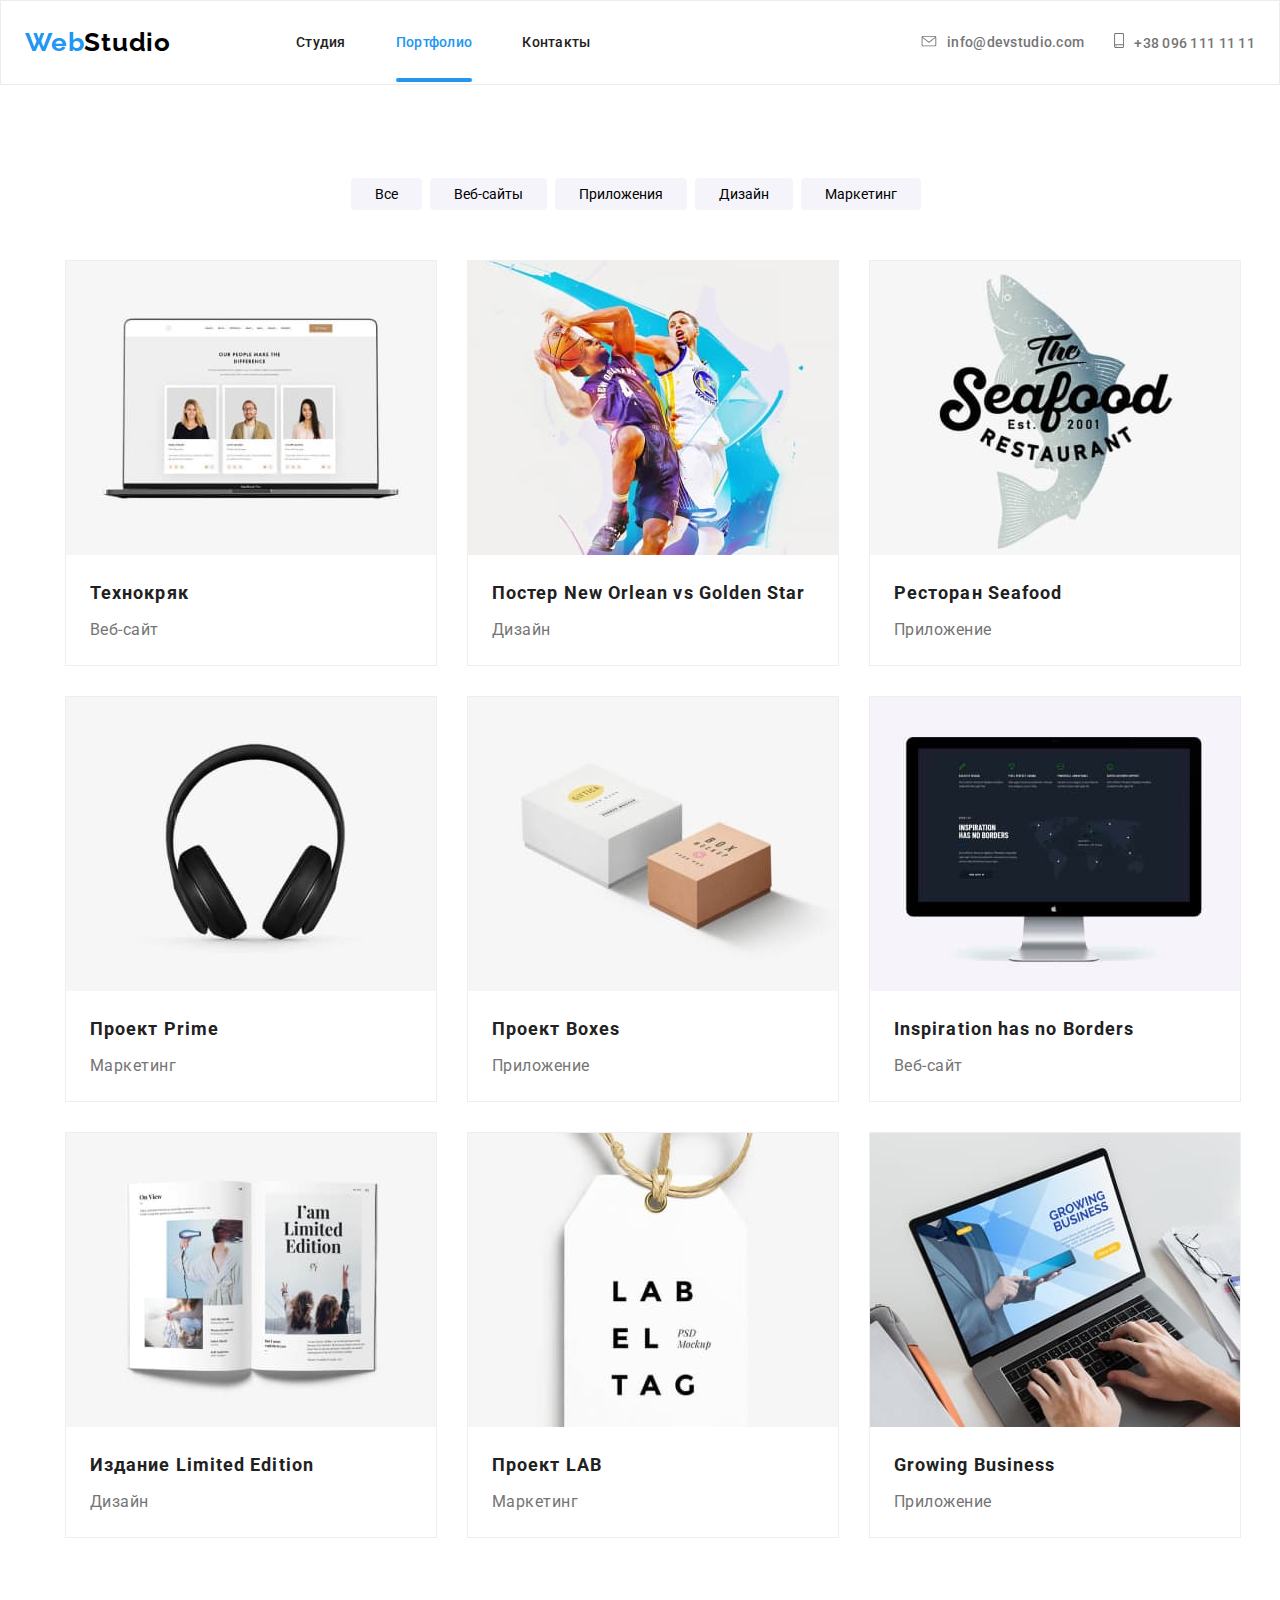
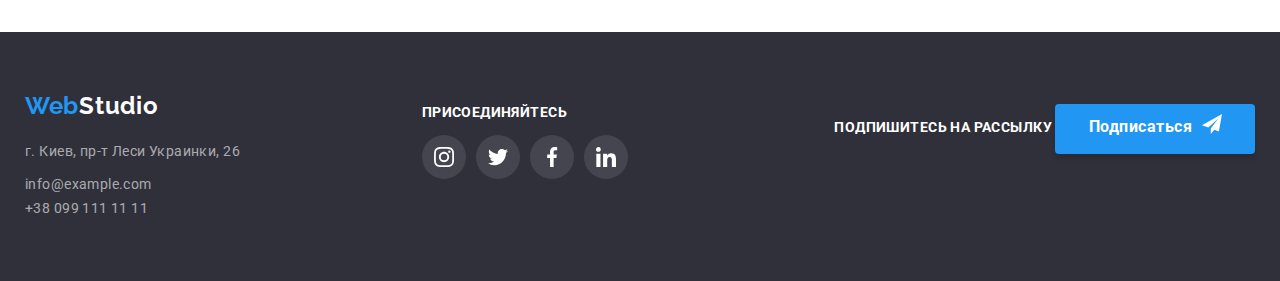
<file: portfolio.html>
<!DOCTYPE html>
<html lang="en">
<head>
    <meta charset="UTF-8">
    <meta name="viewport" content="width=device-width, initial-scale=1.0">
    <title>Portfolio</title>
    <link href="https://fonts.googleapis.com/css2?family=Raleway:wght@700&family=Roboto:wght@400;500;700;900&display=swap" rel="stylesheet">
    <link rel="stylesheet" href="./CSS/normalize.css">
    <link rel="stylesheet" href="./CSS/styles.css">
</head>
<body>
    <header class="header">
        <div class="container">      
        <nav class="navigation">
    <a class="logo link" href="">
        <span class="web">Web</span>Studio
    </a>    
    <ul class="navigation-list list">
        <li class="navigation-list-item"> 
            <a class="navigation-link link" href="./index.html">Студия</a> </li>
        <li class="navigation-list-item"> 
            <a class="navigation-link menu link" href="./portfolio.html">Портфолио</a> </li>
        <li class="navigation-list-item"> 
            <a class="navigation-link link" href="">Контакты</a> </li>
    </ul>
</nav>
<ul class="header-address list">
    <li class="header-address-list">
        <a class="header-mailto link" href="mailto:info@devstudio.com"> 
        <svg class="header-address-list-svg" width="16" height="11"><use href="./images/sprite.svg#icon-envelope" ></use></svg>info@devstudio.com</a> </li>
    <li class="header-address-list">
        <a class="header-tel link" href="tel:+380961111111"> 
        <svg class="header-address-list-svg" width="10" height="15"><use href="./images/sprite.svg#icon-smartphone" ></use></svg>+38 096 111 11 11</a> </li>
</ul>
    </div>
</header>
    <main>
        <div class="button-item container">
<button type='button' class="button">Все</button>
<button type='button' class="button">Веб-сайты</button>
<button type='button' class="button">Приложения</button>
<button type='button' class="button">Дизайн</button>
<button type='button' class="button">Маркетинг</button>
</div>
<section class="portfolio-section">
    <div class="container">
    <h1 hidden>Portfolio</h1>
    <ul class="portfolio-container list">
        <li class="portfolio-list">
            <a class="portfolio-link link" href=""> 
            <div class="portfolio-link-text"><img src="./images/tekhno.jpg" alt="Технокряк">
            <p class="text-portfolio-overlay">Технокряк это современная площадка распространения коронавируса. 
                Компании используют эту платформу для цифрового шпионажа и атак 
                на защищённые сервера конкурентов.</p></div>    
            <h2 class="subtitle-portfolio">Технокряк</h2>
            <p class="description-portfolio">Веб-сайт</p>
            </a>
        </li>
        <li class="portfolio-list">
            <a class="portfolio-link link" href=""> 
            <div class="portfolio-link-text"><img src="./images/neworlean.jpg" alt="Постер New Orlean vs Golden Star">
            <p class="text-portfolio-overlay">Технокряк это современная площадка распространения коронавируса. 
                Компании используют эту платформу для цифрового шпионажа и атак 
                на защищённые сервера конкурентов.</p></div>
                <h2 class="subtitle-portfolio">Постер New Orlean vs Golden Star</h2>
            <p class="description-portfolio">Дизайн</p>
             </a>
        </li>
        <li class="portfolio-list">
            <a class="portfolio-link link" href="">
            <div class="portfolio-link-text"><img src="./images/seafood.jpg" alt="Ресторан Seafood">
            <p class="text-portfolio-overlay">Технокряк это современная площадка распространения коронавируса. 
                Компании используют эту платформу для цифрового шпионажа и атак 
                на защищённые сервера конкурентов.</p></div> 
                <h2 class="subtitle-portfolio">Ресторан Seafood</h2>
            <p class="description-portfolio">Приложение</p>
           </a>
        </li>
        <li class="portfolio-list">
            <a class="portfolio-link link" href="">
            <div class="portfolio-link-text"><img src="./images/prime.jpg" alt="Проект Prime">
             <p class="text-portfolio-overlay">Технокряк это современная площадка распространения коронавируса. 
                Компании используют эту платформу для цифрового шпионажа и атак 
                на защищённые сервера конкурентов.</p></div>
                <h2 class="subtitle-portfolio">Проект Prime</h2>
            <p class="description-portfolio">Маркетинг</p>
            </a>
        </li>
        <li class="portfolio-list">
            <a class="portfolio-link link" href="">
            <div class="portfolio-link-text"><img src="./images/boxes.jpg" alt="Проект Boxes">
            <p class="text-portfolio-overlay">Технокряк это современная площадка распространения коронавируса. 
                Компании используют эту платформу для цифрового шпионажа и атак 
                на защищённые сервера конкурентов.</p></div>
                <h2 class="subtitle-portfolio">Проект Boxes</h2>
            <p class="description-portfolio">Приложение</p>
            </a>
        </li>
        <li class="portfolio-list">
            <a class="portfolio-link link" href="">
            <div class="portfolio-link-text"><img src="./images/inspiration.jpg" alt="Inspiration has no Borders">
            <p class="text-portfolio-overlay">Технокряк это современная площадка распространения коронавируса. 
                Компании используют эту платформу для цифрового шпионажа и атак 
                на защищённые сервера конкурентов.</p></div>
                <h2 class="subtitle-portfolio">Inspiration has no Borders</h2>
            <p class="description-portfolio">Веб-сайт</p>
             </a>
        </li>
        <li class="portfolio-list">
            <a class="portfolio-link link" href="">
            <div class="portfolio-link-text"><img src="./images/limedition.jpg" alt="Издание Limited Edition">
             <p class="text-portfolio-overlay">Технокряк это современная площадка распространения коронавируса. 
                Компании используют эту платформу для цифрового шпионажа и атак 
                на защищённые сервера конкурентов.</p></div>
                <h2 class="subtitle-portfolio">Издание Limited Edition</h2>
            <p class="description-portfolio">Дизайн</p>
            </a>
        </li>
        <li class="portfolio-list">
            <a class="portfolio-link link" href="">
            <div class="portfolio-link-text"><img src="./images/lab.jpg" alt="Проект LAB">
              <p class="text-portfolio-overlay">Технокряк это современная площадка распространения коронавируса. 
                Компании используют эту платформу для цифрового шпионажа и атак 
                на защищённые сервера конкурентов.</p></div>   
            <h2 class="subtitle-portfolio">Проект LAB</h2>
            <p class="description-portfolio">Маркетинг</p>
            </a>
        </li>
        <li class="portfolio-list">
            <a class="portfolio-link link" href="">
            <div class="portfolio-link-text"><img src="./images/growingb.jpg" alt="Growing Business">
            <p class="text-portfolio-overlay">Технокряк это современная площадка распространения коронавируса. 
                Компании используют эту платформу для цифрового шпионажа и атак 
                на защищённые сервера конкурентов.</p></div>
                <h2 class="subtitle-portfolio">Growing Business</h2>
            <p class="description-portfolio">Приложение</p>
            </a>
        </li>
    </ul>
</div>
</section>
    </main>
    <footer class="footer">
        <div class="container">
            <div class="footer-logo">  
                <a class="logotype link" href="">
              <span class="web">Web</span>Studio
          </a> 
              <address>
                  <p class="address">г. Киев, пр-т Леси Украинки, 26</p>
                  <a class="footer-mailto" href="mailto:info@example.com">info@example.com</a> <br/>
                  <a class="footer-tel" href="tel:+380991111111">+38 099 111 11 11</a>
              </address>
          </div>
          <div class="footer-subscribe">
          <b class="footer-subtitle">ПРИСОЕДИНЯЙТЕСЬ</b>
          <ul class="footer-icons list">
            <li class="footer-icons-label"> 
             <a class="footer-icon-list" href=""><svg class="footer-icon-list-svg">
                <use href="./images/sprite.svg#icon-instagram-f"></use></svg></a>
                     </li>
            <li class="footer-icons-label"> 
                <a class="footer-icon-list" href=""> <svg class="footer-icon-list-svg">
                    <use href="./images/sprite.svg#icon-twitter-f"></use></svg></a>
            </li>
            <li class="footer-icons-label"> 
                <a class="footer-icon-list" href=""> <svg class="footer-icon-list-svg">
                    <use href="./images/sprite.svg#icon-facebook-f"></use></svg></a>
            </li>
            <li class="footer-icons-label"> 
                <a class="footer-icon-list" href=""> <svg class="footer-icon-list-svg">
                    <use href="./images/sprite.svg#icon-linkedin-f"></use></svg></a>
            </li>
        </ul>
          </div>
          <div class="footer-subtitle-subtitle">
              <b class="footer-subtitle">ПОДПИШИТЕСЬ НА РАССЫЛКУ</b>
              <button class="footer-button">Подписаться
                <svg class="footer-button-icon-svg">
                    <use href="./images/sprite.svg#icon-icon-send"></use></svg>
            </button>
                </div>
              </div>
    </footer>
      </body>
      </html>
</file>
<file: CSS/styles.css>
:root {
    --main-font:Roboto, sans-serif;
    --title-light-theme-color: #212121;
    --title-dark-theme-color:#FFFFFF;
    --main-text-color:#757575;
    --aksent-color:#2196F3;
}
body {
    font-family: var(--main-font);
    font-size: 14px;
    background-color: #FFFFF;
    color: var(--main-text-color);
}
.logo {
padding-top: 24px;
padding-bottom: 25px;
margin-right: 85px;
font-family:Raleway, sans-serif;
font-style: normal;
font-weight: bold;
font-size: 26px;
line-height: 1.19;
letter-spacing: 0.03em;
color:#000000;
}
.web {
    color: var(--aksent-color);
}
.link {
    text-decoration: none;
    display: block;
}
.list {
    list-style:none;
}
.header {
border: 1px solid #ECECEC;

}
.container {
    width: 1230px;
    padding-left: 15px;
    padding-right: 15px;
    margin-left: auto;
    margin-right: auto;
}
.header .container {
    display: flex;
    align-items: center;
    justify-content: space-between;
}
.header-address {
    display: flex;
    padding-top: 32px;
    padding-bottom: 32px;}

.header-mailto {
    margin-right: 50px;
}
.navigation {
    display: flex;
    align-items: center;
}
.navigation-list {
display: flex;
margin-top: 0px;
margin-bottom: 0px;
}
.navigation-link {
padding-top: 32px;
transition-property: color;
transition-duration: 250ms;
transition-timing-function:cubic-bezier(0.4, 0, 0.2, 1);
}
.navigation-list-item:not(:last-child) {
    margin-right: 50px;
}
.navigation-link,.header-mailto,.header-tel {
    font-weight: 500;
    font-size: 14px;
    line-height: 1.14;
    letter-spacing: 0.02em;  
    color: var(--title-light-theme-color);
}
.navigation-link:hover,
.navigation-link:focus {
    color: var(--aksent-color);
}
.menu {
    color: var(--aksent-color);
}
.menu::after {
display: block;
content: "";
width: 100%;
height: 4px;
background: #2196F3;
border-radius: 2px;
margin-top: 28px;
}
.header-address .header-address-list{
    display: flex;
    align-items: center;
    margin-top: 0px;
    margin-bottom: 0px;
    padding-top: 0px;
    padding-bottom: 0px;
}
.header-address {
    margin: 0px;
}
.header-address-list-svg {
    margin-right: 10px;
    fill: #757575;
    transition-property: fill;
    transition-duration: 250ms;
    transition-timing-function:cubic-bezier(0.4, 0, 0.2, 1); 
}
.header-mailto {
    margin-right: 30px;
}
.header-mailto,.header-tel {
color: var(--main-text-color);
transition-property: color;
transition-duration: 250ms;
transition-timing-function:cubic-bezier(0.4, 0, 0.2, 1);}
.header-mailto:hover, 
.header-mailto:focus {
    color: var(--aksent-color);
}
.header-mailto:hover .header-address-list-svg,
.header-mailto:focus .header-address-list-svg{
    fill: var(--aksent-color);
}
.header-tel:hover,
.header-tel:focus{
    color: var(--aksent-color);
}
.header-tel:hover .header-address-list-svg,
.header-tel:focus .header-address-list-svg{
    fill: var(--aksent-color);
}
    .hero {
display: flex;
background-image: linear-gradient(rgba(47, 48, 58, 0.8),
rgba(47, 48, 58, 0.8)
), url(../images/Header-img.jpg);
background-repeat: no-repeat;
background-size: cover;
padding-top: 200px;
padding-bottom: 200px;
}
.hero-title {
margin-top: 0px;
margin-bottom: 30px;
font-weight: 900;
font-size: 44px;
line-height:1.36;
text-align: center;
letter-spacing: 0.06em;
text-transform: uppercase;
color: var(--title-dark-theme-color);
}
.modal-button {
display: flex;
margin: auto;
padding: 10px 32px;
min-width: 200px;
height: 50px;
font-weight: bold;
font-size: 16px;
line-height: 1.88;
text-align: center;
letter-spacing: 0.06em;
background-color: var(--aksent-color);
color: var(--title-dark-theme-color);
border-radius: 4px;
border-color: transparent;
box-shadow: 0px 4px 4px rgba(0, 0, 0, 0.15);
}
img {
    display: block;
}
p {
    margin-top: 0px;
    margin-bottom: 0px;
}
.section {
    padding-top: 94px;
    padding-bottom: 94px;
}
.our-features {
    padding-bottom: 0px;
}
.special {
    display: flex;
    justify-content: center;
    margin-top: 0px;
    margin-bottom: 0px;
    margin-left: 0px;
    }
.speciality:not(:last-child) {
    margin-right: 30px;}

.special-item-img {
display: flex;
justify-content: center;
align-items: center;
margin: 0px;
margin-bottom: 30px;
width: 70px;
height: 70px;
padding-left: 100px;
padding-right: 100px;
padding-top: 25px;
padding-bottom: 25px;
background: #F5F4FA;

}    
.subtitle, .subtitle-box, .footer-subtitle {
font-weight: bold;
font-size: 14px;
line-height: 1.14;
letter-spacing: 0.03em;
text-transform: uppercase;
color: var(--title-light-theme-color)
}
.doing-list {
    display: flex;
    justify-content: center;
    margin-top: 0px;
    margin-bottom: 0px;
}
.team {
    background: #F5F4FA;
}
h2 {
    margin-top: 0px;
    margin-bottom: 50px;
}
h3 {
    margin-top: 0px;
    margin-bottom: 10px;
}
.our-team {
    display: flex;
    justify-content: center;
    margin-top: 0px;
    margin-bottom: 0px;   
}
.team-item {
    width: 270px;
height: 422px;
background: #FFFFFF;
box-shadow: 0px 2px 1px rgba(0, 0, 0, 0.2), 0px 1px 1px rgba(0, 0, 0, 0.14), 0px 1px 3px rgba(0, 0, 0, 0.12);
border-radius: 0px 0px 4px 4px;
}
.our-team-img {
    margin-bottom: 30px;
}
.description, .description-portfolio {
font-size: 14px;
line-height: 1.71;
letter-spacing: 0.03em;
color:var(--main-text-color);
}
.description-portfolio {
margin-bottom: 20px;
font-size: 16px;
line-height: 1.88;
}
.section-subtitle {
font-weight: bold;
font-size: 36px;
line-height: 1.16;
text-align: center;
letter-spacing: 0.03em;
color: var(--title-light-theme-color)
}
.doing-list-box {
position: relative;
}
.subtitle-box {
position: absolute;
margin-bottom: 0px;
bottom: 0;
width: 100%;
padding-top: 27px;
padding-bottom: 27px;
display: inline-block;
align-items: center;
justify-content: center;
text-align: center;
color: var(--title-dark-theme-color);
background-color: rgba(47, 48, 58, 0.8);
}
.subtitle-name {
    margin-bottom: 10px;
}
.subtitle-position {
    margin-bottom: 16px;
}
.subtitle-name, .subtitle-position {
font-weight: 500;
font-size: 16px;
line-height: 1.19;
text-align: center;
letter-spacing: 0.03em;
color: var(--title-light-theme-color)
}
.subtitle-position {
font-weight: normal;
color: var(--main-text-color);
}
.team-icon {
    display: flex;
    align-items: center;
    justify-content: center;
    padding-left: 0px;
}
.icon:not(:last-child) {
    margin-right: 10px;
}
.team-icon-social-list {
display: flex;
justify-content: center;
align-items: center;
width: 44px;
height: 44px;
border-radius: 50%;
background-color: var(--title-dark-theme-color);
transition-property: background-color;
transition-duration: 250ms;
transition-timing-function:cubic-bezier(0.4, 0, 0.2, 1);
}
.team-icon-social-list:hover,
.team-icon-social-list:focus {
    background-color: var(--aksent-color);
}
.team-icon-list-svg {
   width: 20px;
    height: 20px;
    fill: #AFB1B8;
    transition-property: fill;
    transition-duration: 250ms;
    transition-timing-function:cubic-bezier(0.4, 0, 0.2, 1);
    
}
.team-icon-social-list:hover .team-icon-list-svg,
.team-icon-social-list:focus .team-icon-list-svg
{
    fill: var(--title-dark-theme-color);
}
.our-clients {
    display: flex;
    justify-content: center;
    margin-top: 0px;
    margin-bottom: 0px;
}
.client-icon {
display: flex;
justify-content: center;
align-items: center;
width: 170px;
height: 90px;
border: 1px solid #AFB1B8;
border-radius: 4px;
transition-property: border;
transition-duration: 250ms;
transition-timing-function:cubic-bezier(0.4, 0, 0.2, 1);

}
.client-icon:not(:last-child) {
    margin-right: 30px;
}
.client-icon:hover,
.client-icon:focus {
    border-color: var(--aksent-color);
}
.client-icon-item-svg {
    fill: #AFB1B8;
    transition-property: fill;
transition-duration: 250ms;
transition-timing-function:cubic-bezier(0.4, 0, 0.2, 1);

}
.client-icon:hover .client-icon-item-svg,
.client-icon:focus .client-icon-item-svg {
    fill: var(--aksent-color);
}
.footer {
    background: #2F303A;   
}
.footer .container {
    display: flex;
    justify-content: space-between;
    }
.footer-logo {
    margin-right: 69px;
    padding-top: 60px;
    padding-bottom: 60px;
}
.logotype {
margin-bottom: 20px;
font-family: Raleway, sans-serif;
font-style: normal;
font-weight: bold;
font-size: 24px;
line-height: 1.16;
letter-spacing: 0.03em;
}
.logotype,.address {
color:var(--title-dark-theme-color);
}
.footer-mailto, .footer-tel, .address{
text-decoration: none;
font-weight: normal;
font-style: normal;
font-size: 14px;
line-height: 1.71;
letter-spacing: 0.03em;
color: rgba(255, 255, 255, 0.6);
}
.address,.footer-mailto {
margin-bottom: 9px;
}
.footer-mailto, .footer-tel {
transition-property: color;
transition-duration: 250ms;
transition-timing-function:cubic-bezier(0.4, 0, 0.2, 1);

}
.footer-mailto:hover,
.footer-mailto:focus {
    color: var(--aksent-color);
}
.footer-tel:hover,
.footer-tel:focus {
    color: var(--aksent-color);
}
.footer-subscribe {
margin-right: 94px;
padding-top: 72px;
   }
 .footer-subtitle-subtitle {
 padding-top: 72px;   
 }  
.footer-subtitle {
margin-bottom: 20px;
color: var(--title-dark-theme-color);
}
.footer-icons {
    display: flex;
    justify-content: center;
    align-items: center;
    padding-left: 0px;
    margin-bottom: 0px;
    }
.footer-icons-label:not(:last-child) {
margin-right: 10px;}
 .footer-icon-list  {
display: flex;
justify-content: center;
align-items: center;
width: 44px;
height: 44px;
border-radius: 50%;
display: flex;
background-color: rgba(255, 255, 255, 0.1);
transition-property: background-color;
transition-duration: 250ms;
transition-timing-function:cubic-bezier(0.4, 0, 0.2, 1);
}
.footer-icon-list:hover,
.footer-icon-list:focus{
    background-color: var(--aksent-color);}
.footer-icon-list-svg {
    width: 20px;
    height: 20px;
}
.footer-button {
display: inline-flex;
padding-top: 10px;
padding-bottom: 10px;
padding-left: 29px;
padding-right: 28px;
justify-content: center;
width: 200px;
height: 50px;
border-radius: 4px;
box-shadow: 0px 4px 4px rgba(0, 0, 0, 0.15);
font-weight: bold;
font-size: 16px;
line-height: 1.625;
letter-spacing: 0.03em;
color: var(--title-dark-theme-color);
background-color: var(--aksent-color);
border: transparent;
}
.footer-button-icon-svg {
    margin-left: 10px;
    width: 20px;
    height: 20px;
    fill: var(--title-dark-theme-color);
}
.button-item {
    display: flex;
    align-items: center;
    justify-content: center;
    padding-top: 93px;
    padding-bottom: 50px;
}
.button {
margin-right: 8px;
padding-top: 6px;
padding-bottom: 6px;
padding-left: 22px;
padding-right: 22px;
background-color: #F5F4FA;
border-radius: 4px;
border-color: transparent;
transition-property: background-color;
transition-duration: 250ms;
transition-timing-function:cubic-bezier(0.4, 0, 0.2, 1);
}
.button:hover,
.button:focus {
    background-color: var(--aksent-color);
    color: var(--title-dark-theme-color);
    box-shadow: 0px 2px 2px rgba(0, 0, 0, 0.12), 
    0px 1px 2px rgba(0, 0, 0, 0.08), 0px 3px 1px rgba(0, 0, 0, 0.1);
}
.portfolio-container {
    display: flex;
    flex-wrap: wrap;
    margin-top: 0px;
    margin-bottom: 0px;
}
.portfolio-list {
margin-right: 30px;
margin-bottom: 30px;
width: 370px;
height: 404px;
background: #FFFFFF;
border: 1px solid #EEEEEE;
}
.portfolio-list:nth-child(3n) {
    margin: 0px;
}
.portfolio-list:nth-last-child(-n + 3){
    margin-bottom: 0px;
}
.portfolio-list:hover,
.portfolio-list:focus {
    box-shadow: 1px 4px 6px rgba(0, 0, 0, 0.16), 
    0px 4px 4px rgba(0, 0, 0, 0.06), 0px 1px 1px rgba(0, 0, 0, 0.12);
}
.portfolio-link {
    display: block;
    margin-bottom: 0px;
}
.portfolio-link-text {
    position: relative;
    overflow: hidden;
    margin-bottom: 20px;
}
.text-portfolio-overlay {
    display: block;
    position: absolute;
    top: 0;
    left: 0;
    transform: translateY(100%);
    padding-top: 63px;
    padding-bottom: 63px;
    padding-right: 24px;
    padding-left: 24px;
    background-color: rgba(33, 150, 243, 0.9);
    color: var(--title-dark-theme-color);
    font-size: 18px;
    text-align:left;
    line-height: 1.56;
    letter-spacing: 0.03em;
    opacity: 0;
    transition: transform 250ms 
    cubic-bezier(0.4, 0, 0.2, 1), opacity 250ms cubic-bezier(0.4, 0, 0.2, 1);
}
.portfolio-link:hover .text-portfolio-overlay {
    transform: translateY(0);
    opacity: 1;
    top: 0%;
}
.subtitle-portfolio {
    margin-bottom: 4px;
font-weight: bold;
font-size: 18px;
line-height: 2;
letter-spacing: 0.06em;
color: var(--title-light-theme-color);
}
.subtitle-portfolio, .description-portfolio {
    margin-left: 24px;
    margin-right: 24px;
}
.description-portfolio {
    margin-bottom: 0px;
}
.text-portfolio {
font-size: 18px;
line-height: 1.56;
letter-spacing: 0.03em;
color: var(--title-dark-theme-color);
}
.portfolio-section {
    padding-bottom: 94px;
}
</file>
